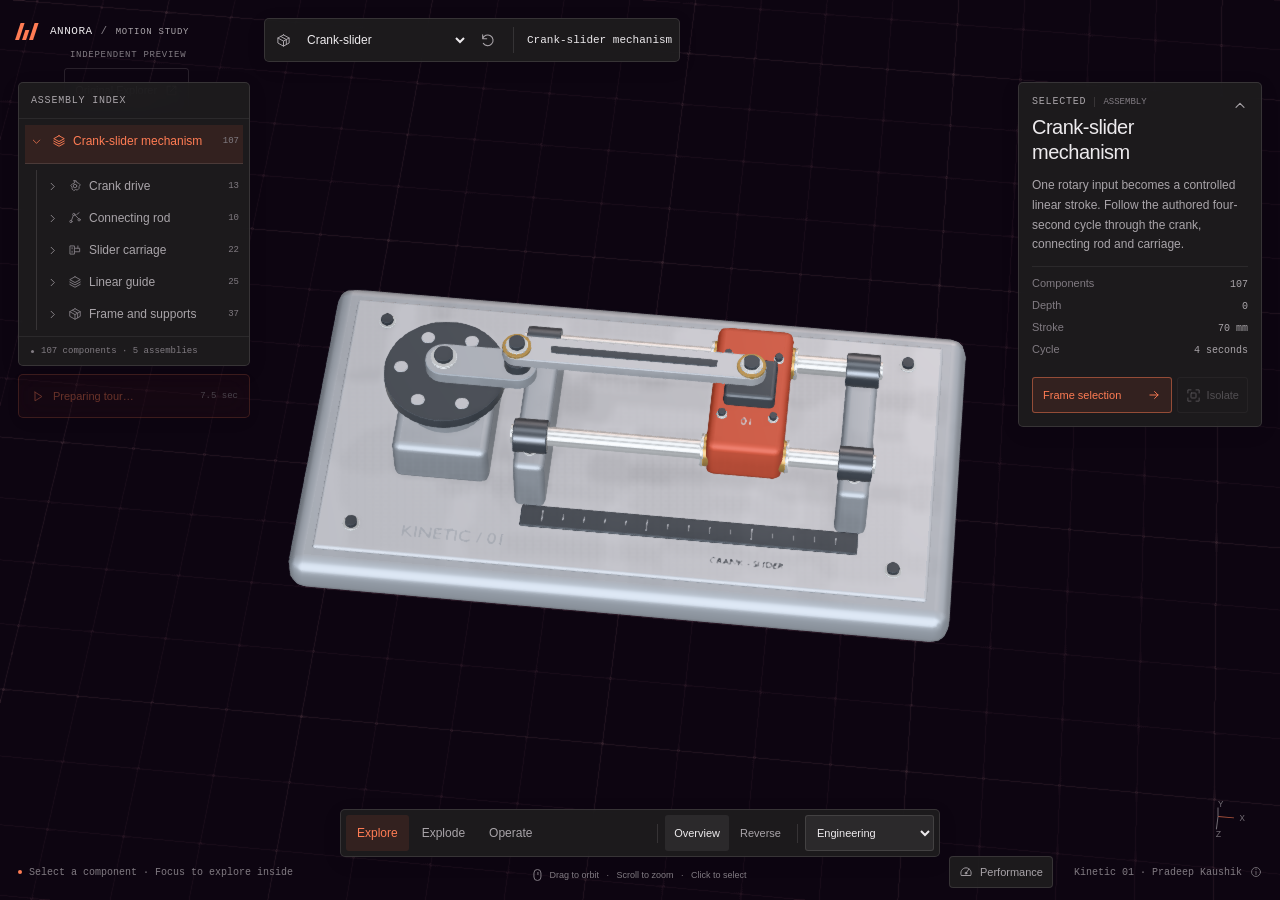
<file: index.html>
<!doctype html>
<html lang="en">
<head>
  <meta charset="utf-8">
  <meta name="viewport" content="width=device-width,initial-scale=1,viewport-fit=cover">
  <meta name="theme-color" content="#1b1719">
  <meta name="description" content="Explore prepared mechanical assemblies, their components and authored motion.">
  <title>Assembly Explorer</title>
  <script type="module" crossorigin src="./assets/explorer-Dn_kXMbn.js"></script>
  <link rel="modulepreload" crossorigin href="./assets/embed-bridge-14C4vXDl.js">
  <link rel="modulepreload" crossorigin href="./assets/three-CP5otUlE.js">
  <link rel="stylesheet" crossorigin href="./assets/explorer-Cg0vnSRG.css">
</head>
<body data-mode="explore">
  <svg class="icon-library" xmlns="http://www.w3.org/2000/svg" aria-hidden="true"><defs>
    <symbol id="i-arrow" viewBox="0 0 24 24"><path d="M5 12h14M13 6l6 6-6 6"/></symbol>
    <symbol id="i-back" viewBox="0 0 24 24"><path d="M19 12H5m6 6-6-6 6-6"/></symbol>
    <symbol id="i-chevron" viewBox="0 0 24 24"><path d="m9 5 7 7-7 7"/></symbol>
    <symbol id="i-close" viewBox="0 0 24 24"><path d="m6 6 12 12M18 6 6 18"/></symbol>
    <symbol id="i-reset" viewBox="0 0 24 24"><path d="M4 10a8 8 0 1 1 1 7M4 4v6h6"/></symbol>
    <symbol id="i-layers" viewBox="0 0 24 24"><path d="m12 3 9 5-9 5-9-5 9-5Zm-9 9 9 5 9-5M3 16l9 5 9-5"/></symbol>
    <symbol id="i-expand" viewBox="0 0 24 24"><path d="M9 3H3v6m12-6h6v6M3 15v6h6m12-6v6h-6M3 3l6 6m12-6-6 6M3 21l6-6m12 6-6-6"/></symbol>
    <symbol id="i-cube" viewBox="0 0 24 24"><path d="m12 3 9 5v8l-9 5-9-5V8l9-5Zm0 10 9-5M3 8l9 5v8M7.5 5.5l9 5v8"/></symbol>
    <symbol id="i-linework" viewBox="0 0 24 24"><path d="M3 7h18M3 12h18M3 17h18m-14-14v18M12 3v18m5-18v18"/></symbol>
    <symbol id="i-info" viewBox="0 0 24 24"><circle cx="12" cy="12" r="9"/><path d="M12 11v6m0-11v1"/></symbol>
    <symbol id="i-external" viewBox="0 0 24 24"><path d="M14 4h6v6m-1-5-9 9M10 4H4v16h16v-6"/></symbol>
    <symbol id="i-appearance" viewBox="0 0 24 24"><circle cx="12" cy="12" r="8"/><path d="M12 4v16M12 4a8 8 0 0 1 0 16" fill="currentColor" stroke="none"/></symbol>
    <symbol id="i-performance" viewBox="0 0 24 24"><path d="M4 18a9 9 0 1 1 16 0M12 14l5-7M5 18h14"/><circle cx="12" cy="14" r="1.5"/></symbol>
    <symbol id="i-download" viewBox="0 0 24 24"><path d="M12 3v12m-5-5 5 5 5-5M4 16v5h16v-5"/></symbol>
    <symbol id="i-play" viewBox="0 0 24 24"><path d="m8 5 11 7-11 7V5Z"/></symbol>
    <symbol id="i-pause" viewBox="0 0 24 24"><path d="M8 5v14M16 5v14"/></symbol>
    <symbol id="i-isolate" viewBox="0 0 24 24"><path d="M8 3H3v5m13-5h5v5M3 16v5h5m13-5v5h-5"/><rect x="8" y="8" width="8" height="8" rx="1"/></symbol>
    <symbol id="i-focus" viewBox="0 0 24 24"><path d="M8 3H3v5m13-5h5v5M3 16v5h5m13-5v5h-5M8 12h8m-4-4v8"/></symbol>
    <symbol id="i-collapse" viewBox="0 0 24 24"><path d="m6 14 6-6 6 6"/></symbol>
    <symbol id="i-window" viewBox="0 0 24 24"><rect x="4" y="3" width="16" height="18" rx="2"/><circle cx="12" cy="12" r="5"/></symbol>
    <symbol id="i-handle" viewBox="0 0 24 24"><circle cx="7" cy="17" r="3"/><path d="m9 15 8-9m-2-2 5 5M5 20l-1 1"/></symbol>
    <symbol id="i-gear" viewBox="0 0 24 24"><path d="m10 3 4 0 1 3 3 1 3 3-2 3 0 3-3 3-3-1-3 2-3-3 0-3-2-3 3-3 3-1 1-3Z"/><circle cx="12" cy="12" r="3"/></symbol>
    <symbol id="i-linkages" viewBox="0 0 24 24"><circle cx="5" cy="18" r="2"/><circle cx="10" cy="6" r="2"/><circle cx="19" cy="15" r="2"/><path d="m6 16 3-8m3-1 6 6m-3-7 4-3"/></symbol>
    <symbol id="i-latch" viewBox="0 0 24 24"><path d="M4 5h7v14H4zM11 9h9v6h-9M7 8v2m0 4v2M17 9V5"/></symbol>
  </defs></svg>

  <div class="app-shell">
    <main class="stage" id="main-content">
      <div class="viewport" id="viewport">
        <div id="scene" role="img" tabindex="0" aria-label="Interactive assembly. Drag to orbit, scroll to zoom, or choose a component from the assembly index."></div>
        <div id="loading" class="loading-overlay" role="status" aria-live="polite">
          <div class="loading-emblem" aria-hidden="true"><svg><use href="#i-cube"/></svg></div>
          <span class="eyebrow">Preparing your view</span>
          <p id="loading-label">Loading assembly…</p>
          <div class="loading-track"><div id="loading-progress"></div></div>
        </div>
        <div id="hover-label" class="hover-label" hidden></div>
        <div id="tour-annotations" class="tour-annotations" aria-hidden="true"></div>
        <span class="axis-marker" aria-hidden="true"><i data-axis="x"></i><i data-axis="y"></i><i data-axis="z"></i><b data-axis="x">X</b><b data-axis="y">Y</b><b data-axis="z">Z</b></span>
      </div>
    </main>

    <div class="app-ui">
    <header class="app-header">
      <a class="lab-brand" href="./" aria-label="Explorer Lab home">
        <span class="brand-mark" aria-hidden="true"><i></i><i></i><i></i></span>
        <span><span id="brand-name">ANNORA</span><span class="brand-divider">/</span><span id="brand-product" class="brand-product">EXPLORER</span></span>
      </a>
      <span class="header-subject">INDEPENDENT PREVIEW</span>
      <a class="original-explorer" href="https://kyle-annora.github.io/annora-explorer/" target="_blank" rel="noopener">Original Explorer <svg aria-hidden="true"><use href="#i-external"/></svg></a>
    </header>

    <div class="stage-heading floating-panel">
      <nav class="study-views" aria-label="Motion study views">
        <button type="button" data-study-chapter="0" aria-pressed="true"><span>01</span> Motion</button>
        <button type="button" data-study-chapter="1" aria-pressed="false"><span>02</span> Inside</button>
        <button type="button" data-study-chapter="2" aria-pressed="false"><span>03</span> Restore</button>
      </nav>
      <div class="model-context">
        <button class="icon-button mobile-only" id="toggle-tree" type="button" aria-label="Open assembly index" aria-expanded="false" aria-controls="assembly-panel"><svg><use href="#i-layers"/></svg><span class="assembly-toggle-label">Assembly</span></button>
        <label class="model-select-label" for="model-select"><svg aria-hidden="true"><use href="#i-cube"/></svg><span class="sr-only">Choose assembly</span></label>
        <select id="model-select" aria-label="Choose assembly"><option>Loading assembly…</option></select>
        <button class="icon-button reset-view" id="reset-view" type="button" aria-label="Reset camera view" title="Reset view"><svg><use href="#i-reset"/></svg></button>
      </div>
      <nav class="breadcrumbs" id="breadcrumbs" aria-label="Inspected assembly path"><span>Crew hatch</span></nav>
    </div>

    <div class="appearance-control">
      <button class="appearance-trigger floating-panel" id="theme-trigger" type="button" aria-expanded="false" aria-controls="theme-panel"><svg><use href="#i-appearance"/></svg><span id="theme-label">Appearance</span><svg class="appearance-chevron"><use href="#i-chevron"/></svg></button>
      <section class="theme-panel floating-panel" id="theme-panel" role="dialog" aria-label="Appearance settings" hidden>
        <div class="theme-heading"><h2 class="eyebrow">Accent color</h2><button class="icon-button" id="theme-close" type="button" aria-label="Close appearance settings"><svg><use href="#i-close"/></svg></button></div>
        <div id="theme-options" class="theme-options"></div>
        <label class="custom-accent-row" for="custom-accent"><span>Custom color</span><input id="custom-accent" type="color" value="#ff6840" aria-label="Choose a custom accent color"></label>
      </section>
    </div>

      <div class="assembly-region">
      <aside class="assembly-panel floating-panel" id="assembly-panel" aria-label="Assembly navigation">
        <div class="panel-heading"><span class="eyebrow">Assembly index</span><button class="icon-button mobile-only" id="close-tree" type="button" aria-label="Close assembly index"><svg><use href="#i-close"/></svg></button></div>
        <nav id="component-tree" aria-label="Components"></nav>
        <div class="index-footer"><span class="status-dot"></span><span id="model-count">Preparing assembly</span></div>
      </aside>
      <button id="tour-start" class="tour-entry floating-panel" type="button" disabled><svg aria-hidden="true"><use href="#i-play"/></svg><span>Start guided tour</span><span id="tour-duration" class="tour-duration">60 sec</span></button>
      </div>

      <section id="tour-panel" class="tour-panel floating-panel" aria-label="Guided assembly tour" hidden>
        <div class="tour-heading">
          <button id="tour-chapters-toggle" class="tour-chapters-toggle" type="button" aria-label="Choose tour chapter" aria-expanded="false" aria-controls="tour-chapters"><span id="tour-count">01 / 06</span><svg aria-hidden="true"><use href="#i-chevron"/></svg></button>
          <h2 id="tour-title">See how it works.</h2>
          <button id="tour-exit" class="icon-button" type="button" title="Return to explorer" aria-label="Return to explorer"><svg aria-hidden="true"><use href="#i-close"/></svg></button>
        </div>
        <p id="tour-caption" class="tour-caption" aria-live="polite" aria-atomic="true">Follow the assembly from its complete form to its moving parts.</p>
        <div class="causal-chain" aria-label="Crank drives connecting rod, connecting rod moves slider"><span>CRANK</span><i aria-hidden="true">→</i><span>CONNECTING ROD</span><i aria-hidden="true">→</i><span>SLIDER</span></div>
        <p id="tour-status" class="tour-status" role="status">Drag the model to pause and explore.</p>
        <nav id="tour-chapters" class="tour-chapters floating-panel" aria-label="Tour chapters" hidden></nav>
        <div class="tour-transport">
          <div class="tour-playback">
            <button id="tour-prev" class="icon-button" type="button" title="Previous chapter" aria-label="Previous chapter"><svg aria-hidden="true"><use href="#i-back"/></svg></button>
            <button id="tour-play" class="play-button" type="button" aria-label="Pause guided tour"><svg aria-hidden="true"><use href="#i-pause"/></svg><span>Pause</span></button>
            <button id="tour-next" class="icon-button" type="button" title="Next chapter" aria-label="Next chapter"><svg aria-hidden="true"><use href="#i-arrow"/></svg></button>
          </div>
          <div class="tour-timeline"><label class="sr-only" for="tour-progress">Guided tour progress</label><input id="tour-progress" type="range" min="0" max="100" step="0.1" value="0"><output id="tour-time" for="tour-progress">0:00 / 1:00</output></div>
          <div class="tour-completion">
            <button id="tour-replay" class="tour-replay" type="button" hidden><svg aria-hidden="true"><use href="#i-reset"/></svg><span>Replay</span></button>
            <button id="tour-explore" class="accent-button" type="button" hidden><span>Explore this assembly</span><svg aria-hidden="true"><use href="#i-arrow"/></svg></button>
          </div>
        </div>
      </section>

      <section class="stage-tools floating-panel" aria-label="Viewing and operation controls">
        <div class="dock-toolbar">
          <div class="display-modes" role="group" aria-label="Display mode">
            <button id="mode-explore" type="button" aria-pressed="true">Explore</button>
            <button id="mode-explode" type="button" aria-pressed="false">Explode</button>
            <button id="mode-operate" type="button" aria-pressed="false" disabled aria-describedby="operation-availability">Operate</button>
          </div>
          <span class="tool-divider" aria-hidden="true"></span>
          <div class="view-controls" role="group" aria-label="Camera views">
            <button type="button" id="view-front" aria-pressed="true">Interior</button>
            <button type="button" id="view-rear" aria-pressed="false">Exterior</button>
          </div>
          <span class="tool-divider orientation-divider" aria-hidden="true"></span>
          <label class="sr-only" for="render-mode">Rendering style</label>
          <select class="render-mode" id="render-mode" aria-label="Rendering style"><option value="engineering">Engineering</option><option value="linework">Linework</option><option value="flat" id="render-flat">Flat Ember</option></select>
        </div>
        <p id="operation-availability" class="operation-availability">This package contains a structural model without operating motion.</p>
        <div class="explosion-control" id="explode-controls" hidden>
          <button type="button" class="tool-button" id="explode-toggle" aria-pressed="false"><svg><use href="#i-expand"/></svg><span>Separate</span></button>
          <div class="explosion-range"><label class="sr-only" for="explode-range">Assembly separation</label><input type="range" id="explode-range" min="0" max="100" step="1" value="0"><output id="explode-value" for="explode-range">0%</output></div>
        </div>
        <div class="operation-controls" id="operation-controls" hidden>
          <div class="operation-heading"><span id="operation-stage">Ready to operate</span><label class="follow-view" for="operation-follow"><input id="operation-follow" type="checkbox"><span>Follow view</span></label></div>
          <div class="operation-transport">
            <button id="operation-play" type="button" class="play-button" aria-label="Play operation" aria-pressed="false"><svg><use href="#i-play"/></svg><span>Play</span></button>
            <button id="operation-reset" type="button" class="icon-button" aria-label="Reset operation" title="Reset operation"><svg><use href="#i-reset"/></svg></button>
            <div class="operation-timeline"><label class="sr-only" for="operation-range">Operating cycle</label><input id="operation-range" type="range" min="0" max="100" step="0.1" value="0"><output id="operation-progress" for="operation-range">0%</output></div>
            <label class="sr-only" for="operation-speed">Playback speed</label><select id="operation-speed" aria-label="Playback speed"><option value="0.25">0.25×</option><option value="0.5">0.5×</option><option value="1" selected>1×</option></select>
          </div>
        </div>
      </section>

      <aside class="detail-panel floating-panel" aria-label="Selected component details">
        <div class="detail-heading"><div class="detail-topline"><span class="eyebrow">Selected</span><span class="selection-badge" id="selection-badge">ASSEMBLY</span></div><h1 id="selection-title">Assembly</h1><button class="icon-button detail-toggle" id="toggle-details" type="button" aria-expanded="true" aria-controls="detail-body" aria-label="Collapse component details" title="Collapse details"><svg><use href="#i-collapse"/></svg></button></div>
        <div class="detail-body" id="detail-body">
          <p class="selection-description" id="selection-description">Select a part to inspect it. Focus an assembly to explore what is inside.</p>
          <p class="selection-context" id="selection-context" hidden></p>
          <dl class="selection-meta" id="selection-meta"></dl>
          <div class="detail-actions"><button class="accent-button" type="button" id="focus-selection"><span>Focus assembly</span><svg><use href="#i-arrow"/></svg></button><button class="isolate-button" type="button" id="isolate-selection" aria-pressed="false"><svg><use href="#i-isolate"/></svg><span>Isolate</span></button></div>
        </div>
      </aside>

    <section id="perf-panel" class="performance-panel floating-panel" role="dialog" aria-label="Performance check" hidden>
      <div class="panel-heading"><h2 class="eyebrow">Performance check</h2><button id="perf-close" class="icon-button" type="button" aria-label="Close performance check"><svg><use href="#i-close"/></svg></button></div>
      <div class="performance-body">
        <label class="quality-label" for="perf-quality"><span>Render quality</span><select id="perf-quality"><option value="balanced" selected>Balanced</option><option value="performance">Performance</option><option value="quality">Quality</option></select></label>
        <p class="benchmark-description">A repeatable orbit, separation and reassembly check on this device.</p>
        <button id="perf-run" class="accent-button benchmark-action" type="button" disabled><svg><use href="#i-performance"/></svg><span>Run 12-second check</span></button>
        <button id="perf-cancel" class="secondary-button" type="button" hidden>Cancel check</button>
        <p id="perf-status" class="benchmark-status" role="status" aria-live="polite">Ready when the model has loaded.</p>
        <div id="perf-results" class="benchmark-results"></div>
        <button id="perf-download" class="secondary-button" type="button" disabled><svg><use href="#i-download"/></svg><span>Download results</span></button>
        <p class="performance-note">Measured locally. No data is uploaded.</p>
      </div>
    </section>

    <div class="viewport-hint"><span class="mouse-symbol" aria-hidden="true"></span><span>Drag to orbit <b>·</b> Scroll to zoom <b>·</b> Click to select</span></div>
    <footer class="app-footer">
      <div class="footer-status"><span class="status-dot"></span><span id="status-message" role="status" aria-live="polite">Preparing model</span></div>
      <div class="footer-utilities">
        <button id="perf-toggle" class="performance-toggle" type="button" aria-expanded="false" aria-controls="perf-panel" aria-label="Performance check" title="Performance check"><svg><use href="#i-performance"/></svg><span>Performance</span></button>
        <button type="button" class="source-button" id="open-sources" aria-label="Model source and material information"><span>Smithsonian · Project Egress</span><svg><use href="#i-info"/></svg></button>
      </div>
    </footer>
    <div class="tree-backdrop" id="tree-backdrop" hidden></div>
    </div>
  </div>
  <dialog id="source-dialog" class="source-dialog" aria-labelledby="source-title"><div class="source-header"><span class="eyebrow">Model provenance</span><button type="button" class="icon-button" id="close-sources" aria-label="Close model information"><svg><use href="#i-close"/></svg></button></div><h2 id="source-title">Prepared assembly</h2><p>Source information is supplied by the model package.</p><p class="source-note">Inspect the package's provenance and permitted use.</p><a target="_blank" rel="noopener noreferrer" hidden>View model source<svg><use href="#i-external"/></svg></a></dialog>
</body>
</html>
</file>
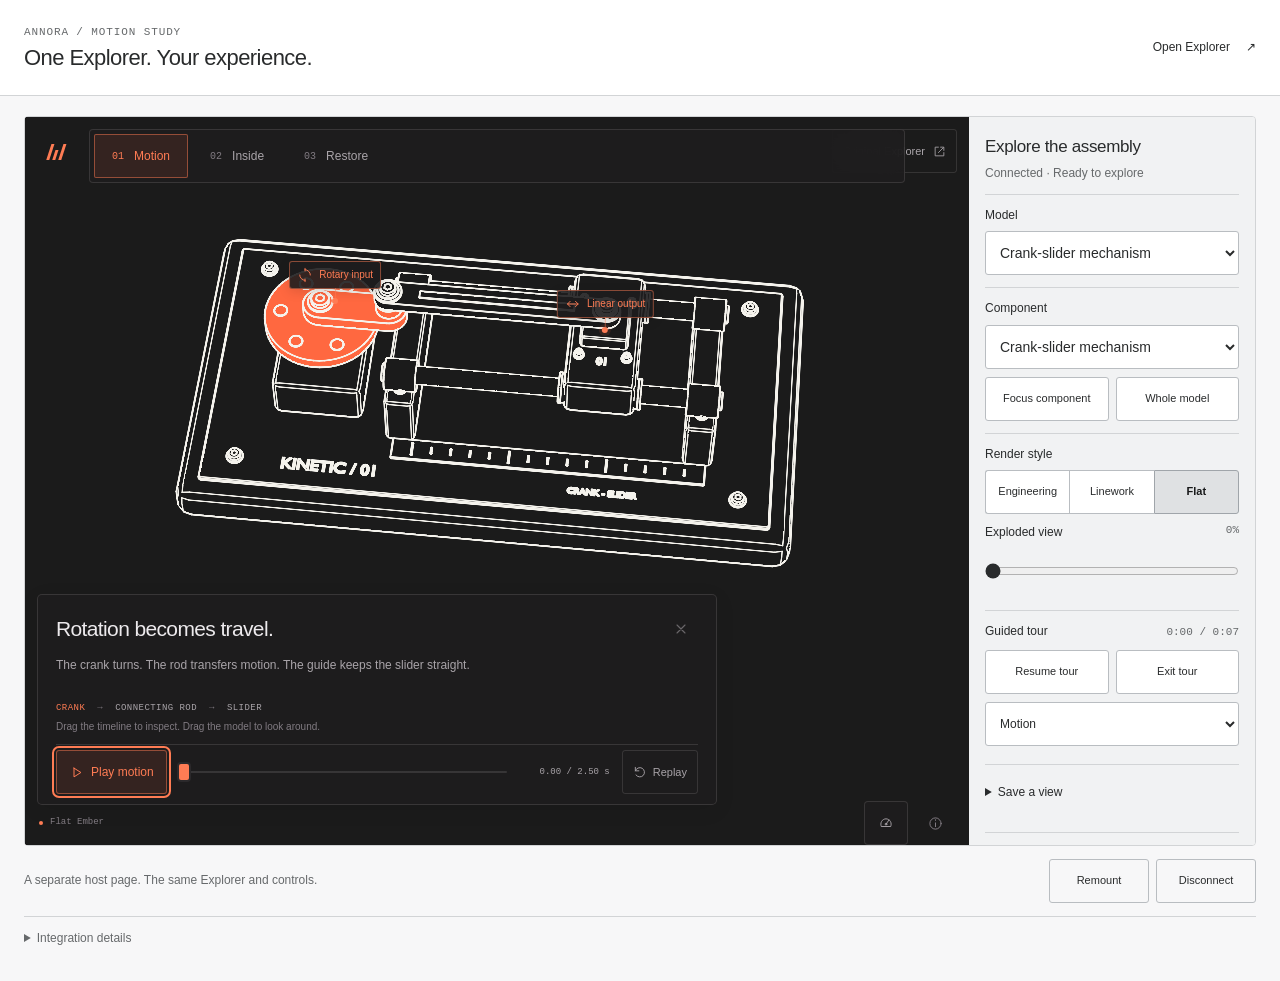
<file: examples/embed/index.html>
<!doctype html>
<html lang="en">
<head>
  <meta charset="UTF-8"><meta name="viewport" content="width=device-width,initial-scale=1">
  <title>Explorer Kit · Independent host</title>
  <meta name="description" content="An independent page using the Explorer's public control interface.">
  <script type="module" crossorigin src="../../assets/embed-C-IUziKq.js"></script>
  <link rel="modulepreload" crossorigin href="../../assets/embed-bridge-14C4vXDl.js">
  <link rel="stylesheet" crossorigin href="../../assets/embed-CH2f62VN.css">
</head>
<body>
  <header class="page-header">
    <div><p class="eyebrow" id="host-brand">ASSEMBLY EXPLORER</p><h1>One Explorer. Your experience.</h1></div>
    <a id="open-explorer" target="_blank" rel="noopener" href="../../">Open Explorer <span aria-hidden="true">↗</span></a>
  </header>
  <main>
    <div class="workspace">
      <section class="viewer" aria-label="Interactive model">
        <div id="viewer-mount"></div>
        <div id="viewer-empty" hidden><p>Explorer disconnected.</p><button type="button" id="empty-remount">Connect Explorer</button></div>
      </section>
      <aside class="controls" aria-label="Explorer controls">
        <div class="control-heading"><h2>Explore the assembly</h2><p id="connection-status" role="status">Connecting…</p></div>
        <label for="model">Model</label>
        <select id="model"><option>Loading project models…</option></select>
        <fieldset id="model-controls" disabled>
          <div class="control-section">
            <label for="component">Component</label><select id="component"><option>Loading components…</option></select>
            <div class="button-pair"><button type="button" id="focus-component">Focus component</button><button type="button" id="root-component">Whole model</button></div>
          </div>
          <div class="control-section">
            <span class="field-label" id="render-label">Render style</span>
            <div class="segmented" role="group" aria-labelledby="render-label"><button type="button" data-render="engineering" aria-pressed="true">Engineering</button><button type="button" data-render="linework" aria-pressed="false">Linework</button><button type="button" data-render="flat" aria-pressed="false">Flat</button></div>
            <label class="range-label" for="explosion">Exploded view <output id="explosion-value">0%</output></label>
            <input id="explosion" aria-label="Exploded view" type="range" min="0" max="100" step="1" value="0">
          </div>
          <div class="control-section" id="tour-section">
            <div class="section-topline"><h3>Guided tour</h3><span id="tour-time">0:00</span></div>
            <button type="button" id="tour-start" class="primary">Start the tour <span aria-hidden="true">→</span></button>
            <div class="button-pair" id="tour-playback" hidden><button type="button" id="tour-toggle">Pause tour</button><button type="button" id="tour-exit">Exit tour</button></div>
            <label for="chapter" class="sr-only">Tour chapter</label><select id="chapter"><option value="">Choose a chapter</option></select>
          </div>
          <details class="saved-view"><summary>Save a view</summary><p>Keep a settled view, then return to it.</p><div class="button-pair"><button type="button" id="capture-view">Capture view</button><button type="button" id="restore-view" disabled>Restore view</button></div><label for="bookmark" class="sr-only">View bookmark JSON</label><textarea id="bookmark" rows="4" spellcheck="false" placeholder="Your view bookmark appears here."></textarea></details>
        </fieldset>
        <div class="current-view"><p class="eyebrow">CURRENT VIEW</p><p id="actual-state">Waiting for the Explorer.</p></div>
        <p id="action-message" role="status" aria-live="polite"></p>
      </aside>
    </div>
    <footer class="integration-footer"><p>A separate host page. The same Explorer and controls.</p><div class="button-pair"><button type="button" id="remount">Remount</button><button type="button" id="destroy">Disconnect</button></div></footer>
    <details class="integration-details"><summary>Integration details</summary><p id="transport-details"></p><p>No backend or account is involved. Commands and state cross the iframe boundary through the public API.</p><ol id="event-log" aria-label="Recent integration events"></ol></details>
  </main>
</body>
</html>
</file>
<file: assets/explorer-Cg0vnSRG.css>
@charset "UTF-8";:root{color-scheme:dark;--canvas: #1b1719;--panel: rgba(31,29,31,.9);--surface: #2b292b;--surface-hover: rgba(255,255,255,.065);--edge: rgba(226,221,224,.13);--edge-soft: rgba(226,221,224,.075);--ink: #edeaed;--muted: #a9a4a9;--faint: #817b82;--accent: #ff6840;--accent-rgb: 255,104,64;--accent-light: #ff926f;--accent-wash: rgba(255,99,59,.09);--accent-border: rgba(255,99,59,.4);--accent-strong: rgba(255,99,59,.18);--mono: "SFMono-Regular",Consolas,"Liberation Mono",monospace;--sans: Inter,"Helvetica Neue",Arial,sans-serif;--ui-edge: 18px;--ui-top: 82px;--left-panel-width: 232px;--right-panel-width: 244px}*{box-sizing:border-box}html,body{margin:0;width:100%;height:100%;overflow:hidden;background:var(--canvas);color:var(--ink);font:14px var(--sans);-webkit-font-smoothing:antialiased}button,input,select,a{-webkit-tap-highlight-color:transparent;touch-action:manipulation}button{border:0;background:none;color:inherit;font:inherit;cursor:pointer}button:disabled{opacity:.38;cursor:not-allowed}button,a,input,select{transition:background-color .14s,border-color .14s,color .14s}button:focus-visible,a:focus-visible,input:focus-visible,select:focus-visible,#scene:focus-visible{outline:2px solid var(--accent);outline-offset:2px}button:focus:not(:focus-visible){outline:none}button svg,a svg,label svg{width:18px;height:18px;fill:none;stroke:currentColor;stroke-width:1.6;stroke-linecap:round;stroke-linejoin:round;flex-shrink:0}a{color:inherit;text-decoration:none}[hidden]{display:none!important}.icon-library{position:absolute;width:0;height:0;overflow:hidden}.sr-only{position:absolute;width:1px;height:1px;padding:0;margin:-1px;overflow:hidden;clip:rect(0,0,0,0);white-space:nowrap;border:0}.mobile-only{display:none!important}.eyebrow{margin:0;color:var(--muted);font:10px/1.5 var(--mono);letter-spacing:.08em;text-transform:uppercase}.status-dot{width:4px;height:4px;display:inline-block;flex-shrink:0;border-radius:50%;background:var(--accent)}.app-shell,.stage,.viewport,#scene,.app-ui{position:fixed;inset:0;width:100%;height:100svh}.stage,.viewport{overflow:hidden}#scene{outline-offset:-4px!important}#scene canvas{display:block;width:100%;height:100%;touch-action:none}.app-ui{z-index:10;pointer-events:none}.floating-panel{pointer-events:auto;border:1px solid var(--edge);border-radius:5px;background:var(--panel);backdrop-filter:blur(12px);-webkit-backdrop-filter:blur(12px);box-shadow:0 5px 20px #00000014}.icon-button{display:inline-flex;align-items:center;justify-content:center;width:34px;min-width:34px;height:34px;padding:0;border:1px solid transparent;border-radius:3px;color:var(--muted)}.icon-button svg{width:16px;height:16px}.app-header{position:absolute;left:var(--ui-edge);top:20px;display:flex;flex-direction:column;gap:8px}.lab-brand{display:inline-flex;align-items:center;gap:10px;width:fit-content;min-height:22px;pointer-events:auto;font:11px var(--mono);letter-spacing:.045em;white-space:nowrap}.brand-mark{display:flex;align-items:center;width:22px;height:20px;gap:3px;transform:skew(-18deg)}.brand-mark i{display:block;width:4px;height:17px;background:var(--accent)}.brand-mark i:nth-child(2){height:10px;align-self:end;margin-bottom:1px}.brand-divider{padding:0 8px;color:var(--faint)}.brand-product{color:var(--muted);font-size:9px;letter-spacing:.08em}.header-subject{padding-left:32px;color:var(--faint);font:9px var(--mono);letter-spacing:.08em}.stage-heading{position:absolute;top:18px;left:calc(var(--ui-edge) + var(--left-panel-width) + 14px);right:auto;width:max-content;display:flex;align-items:center;min-height:44px;max-width:calc(100vw - var(--left-panel-width) - var(--ui-edge) - var(--ui-edge) - 170px);padding:4px}.model-context{display:flex;align-items:center;flex:0 0 auto;min-width:0}.model-select-label{display:flex;align-items:center;justify-content:center;width:29px;color:var(--muted)}.model-select-label svg{width:15px;height:15px}#model-select{appearance:auto;width:170px;max-width:100%;height:34px;border:0;border-radius:3px;padding:0 5px;color:var(--ink);background:transparent;font:12px var(--sans);cursor:pointer}#model-select option{color:var(--ink);background:var(--surface)}.reset-view{margin-left:3px}.breadcrumbs{display:flex;align-items:center;flex:1;gap:5px;min-width:0;margin-left:8px;padding-left:10px;border-left:1px solid var(--edge);white-space:nowrap;overflow:auto;scrollbar-width:none;color:var(--muted);font:11px var(--mono)}.breadcrumbs::-webkit-scrollbar{display:none}.breadcrumbs button,.breadcrumbs a{min-height:32px;padding:6px 4px;border-radius:3px;color:var(--muted);font:inherit;white-space:nowrap}.breadcrumbs [aria-current=page]{color:var(--ink);padding:7px 3px}.breadcrumbs .separator{color:var(--faint);font-size:9px}.appearance-control{position:absolute;top:18px;right:var(--ui-edge);z-index:12;pointer-events:none}.appearance-trigger{display:flex;align-items:center;gap:9px;min-height:44px;padding:0 12px;color:var(--muted);font-size:12px}.appearance-trigger:hover,.appearance-trigger[aria-expanded=true]{color:var(--ink);background:var(--surface)}.appearance-trigger>svg:first-child{width:15px;height:15px}.appearance-trigger .appearance-chevron{width:12px;height:12px;margin-left:3px;transform:rotate(90deg)}.appearance-trigger[aria-expanded=true] .appearance-chevron{transform:rotate(-90deg)}.theme-panel{position:absolute;right:0;top:54px;width:310px;max-height:calc(100svh - 100px);overflow:auto;padding:7px}.theme-heading{display:flex;align-items:center;justify-content:space-between;padding:0 1px 5px 9px}.theme-options{display:grid;grid-template-columns:minmax(0,1fr) minmax(0,1fr);gap:3px}.theme-option{display:flex;align-items:center;gap:8px;width:100%;min-width:0;min-height:44px;padding:8px 10px;text-align:left;border:1px solid transparent;border-radius:4px}.theme-option:hover{background:var(--surface-hover)}.theme-option.is-selected{background:var(--accent-wash);border-color:var(--accent-border)}.theme-swatch{width:15px;height:15px;border-radius:4px;border:1px solid rgba(255,255,255,.15);flex-shrink:0}.theme-option-copy{display:flex;flex-direction:column;gap:4px;flex:1;min-width:0}.theme-option-copy strong{font-size:12px;font-weight:500}.theme-option-copy small,.theme-check{display:none}.theme-option:not(.is-selected) .theme-check{opacity:0}.custom-accent-row{display:flex;align-items:center;justify-content:space-between;min-height:56px;margin:7px 3px 0;padding:5px 8px 0;border-top:1px solid var(--edge);color:var(--muted);font-size:12px}#custom-accent{width:44px;height:36px;padding:4px;border:1px solid var(--edge);border-radius:4px;background:var(--surface);cursor:pointer}#custom-accent::-webkit-color-swatch-wrapper{padding:2px}#custom-accent::-webkit-color-swatch{border:0;border-radius:2px}#custom-accent::-moz-color-swatch{border:0;border-radius:2px}.assembly-region{position:absolute;left:var(--ui-edge);top:var(--ui-top);width:var(--left-panel-width)}.assembly-panel{position:relative;width:100%;max-height:calc(100svh - 237px);display:flex;flex-direction:column;overflow:hidden}.panel-heading{display:flex;align-items:center;justify-content:space-between;min-height:36px;padding:0 12px;border-bottom:1px solid var(--edge-soft)}#component-tree{overflow:auto;min-height:0;padding:6px;scrollbar-width:thin;scrollbar-color:var(--edge) transparent}.tree-row{position:relative;display:flex;align-items:stretch;min-width:0;border-radius:3px;color:var(--muted)}.tree-row.is-selected,.tree-row:has(.tree-select[aria-current=true]){background:var(--accent-wash);color:var(--accent-light)}.tree-root{margin-bottom:6px;padding-bottom:6px;border-bottom:1px solid var(--edge);border-radius:0}.tree-row[data-in-scope=true] .tree-label{color:var(--ink)}.tree-row.is-selected[data-in-scope=true] .tree-label{color:var(--accent-light)}#component-tree button{position:relative;display:flex;align-items:center;min-width:0;min-height:32px;border-radius:3px;color:inherit;text-align:left;font-size:12px;line-height:1.5}#component-tree .tree-toggle,.tree-toggle-spacer{width:23px;flex:0 0 23px;padding:0;justify-content:center}#component-tree .tree-toggle svg{width:11px;height:11px;transition:transform .15s}#component-tree .tree-toggle[aria-expanded=true] svg{transform:rotate(90deg)}#component-tree .tree-select{gap:7px;flex:1;padding:5px 4px}.tree-select .node-icon{width:14px;height:14px;color:var(--faint)}.tree-row.is-selected .node-icon{color:var(--accent)}.tree-label{flex:1;min-width:0;overflow-wrap:break-word}#component-tree small{margin-left:auto;color:var(--faint);font:9px var(--mono)}#component-tree .tree-enter{width:25px;flex:0 0 25px;justify-content:center;padding:0;color:var(--accent-light)}#component-tree .tree-enter svg{width:13px;height:13px}.tree-children{margin-left:11px;padding-left:4px;border-left:1px solid var(--edge)}.index-footer{display:flex;align-items:center;gap:7px;min-height:29px;padding:6px 12px;border-top:1px solid var(--edge-soft);color:var(--faint);font:9px var(--mono)}.index-footer .status-dot{width:3px;height:3px;background:var(--faint)}.detail-panel{position:absolute;top:var(--ui-top);right:var(--ui-edge);width:var(--right-panel-width);max-height:calc(100svh - 235px);display:flex;flex-direction:column;overflow:hidden}.detail-heading{position:relative;flex-shrink:0;padding:11px 40px 11px 13px}.detail-topline{display:flex;align-items:center;gap:8px}.selection-badge{color:var(--faint);font:9px var(--mono);padding-left:8px;border-left:1px solid var(--edge)}.detail-heading h1{margin:6px 0 0;color:var(--ink);font-size:20px;line-height:1.25;font-weight:400;letter-spacing:-.025em;overflow-wrap:break-word}.detail-toggle{position:absolute;top:6px;right:4px}.detail-toggle svg{transition:transform .18s}.details-collapsed .detail-toggle svg{transform:rotate(180deg)}.detail-body{overflow:auto;min-height:0;padding:0 13px 13px;scrollbar-width:thin;scrollbar-color:var(--edge) transparent}.details-collapsed .detail-body{display:none}.selection-description{margin:0;color:var(--muted);font-size:12px;line-height:1.65}.selection-context{margin:9px 0 0;color:var(--faint);font:10px/1.6 var(--mono)}.selection-meta{display:grid;grid-template-columns:minmax(0,1fr) minmax(0,1.2fr);gap:7px 10px;margin:11px 0 0;padding:10px 0;border-top:1px solid var(--edge-soft);font-size:11px}.selection-meta:empty{display:none}.selection-meta dt{color:var(--faint)}.selection-meta dd{margin:0;text-align:right;color:var(--muted);font:10px/1.5 var(--mono);overflow-wrap:anywhere}.detail-actions{display:flex;align-items:stretch;gap:5px;margin-top:9px}.accent-button{display:flex;align-items:center;justify-content:space-between;gap:9px;min-height:36px;padding:8px 10px;border:1px solid var(--accent-border);border-radius:3px;background:var(--accent-wash);color:var(--accent-light);font-size:11px;text-align:left}.accent-button svg{width:14px;height:14px}#focus-selection{flex:1;min-width:0}.isolate-button{display:flex;align-items:center;justify-content:center;gap:6px;padding:8px;border:1px solid var(--edge);border-radius:3px;color:var(--muted);font-size:11px}.isolate-button svg{width:15px;height:15px}.isolate-button[aria-pressed=true]{color:var(--accent-light);border-color:var(--accent-border);background:var(--accent-wash)}.tour-entry{display:flex;align-items:center;gap:8px;width:100%;min-height:44px;margin-top:8px;padding:9px 11px;text-align:left;border-color:var(--accent-border);background:var(--accent-wash);color:var(--accent-light);font-size:11px}.tour-entry>svg{width:15px;height:15px}.tour-duration{margin-left:auto;color:var(--muted);font:9px var(--mono);white-space:nowrap}.tour-active .tour-entry,.tour-active .stage-tools,.tour-active .detail-panel,.tour-active .viewport-hint{display:none}.tour-active:not(.tree-open) .assembly-panel{display:none}.tour-active #toggle-tree,.tour-active #close-tree{display:inline-flex!important}.assembly-toggle-label{display:none}.tour-active #toggle-tree{width:auto;min-width:44px;min-height:44px;padding:0 9px;gap:7px}#toggle-tree[aria-expanded=true]{background:var(--accent-wash);color:var(--accent-light);border-color:var(--accent-border)}.tour-active .stage-heading{padding-top:0;padding-bottom:0}.tour-active .assembly-toggle-label{display:inline;font-size:11px}.tour-active .assembly-panel .panel-heading{min-height:44px;padding-right:4px}.tour-active .assembly-region{z-index:15}.tour-panel{position:absolute;left:50%;bottom:43px;transform:translate(-50%);width:680px;max-width:calc(100vw - 36px);padding:7px 12px 9px}.tour-heading{display:flex;align-items:center;gap:10px;min-height:44px}.tour-heading h2{flex:1;min-width:0;margin:0;color:var(--ink);font-size:17px;font-weight:400;line-height:1.25;letter-spacing:-.025em}.tour-heading>.icon-button{width:44px;min-width:44px;height:44px;margin:0 -5px 0 0}.tour-chapters-toggle{display:flex;align-items:center;justify-content:center;flex-shrink:0;gap:6px;min-height:44px;padding:0 7px;border:1px solid transparent;border-radius:3px;color:var(--accent-light);font:10px var(--mono);white-space:nowrap}.tour-chapters-toggle svg{width:11px;height:11px;transform:rotate(90deg)}.tour-chapters-toggle[aria-expanded=true]{background:var(--accent-wash);border-color:var(--accent-border)}.tour-chapters-toggle[aria-expanded=true] svg{transform:rotate(-90deg)}.tour-caption{margin:0;min-height:18px;color:var(--muted);font-size:12px;line-height:18px}.tour-status{position:absolute;left:50%;bottom:calc(100% + 8px);transform:translate(-50%);width:max-content;max-width:calc(100vw - 32px);margin:0;padding:7px 10px;border:1px solid var(--edge);border-radius:3px;background:var(--panel);color:var(--muted);font:10px/1.5 var(--mono);text-align:center;pointer-events:none}.tour-status:empty{display:none}.tour-chapters{position:absolute;left:0;bottom:calc(100% + 8px);width:278px;max-width:100%;max-height:min(320px,calc(100svh - 250px));overflow:auto;padding:5px;z-index:2;background:#1f1d1ffa;scrollbar-width:thin;scrollbar-color:var(--edge) transparent}.tour-chapters button{display:flex;align-items:center;gap:10px;width:100%;min-height:44px;padding:8px 11px;border:1px solid transparent;border-radius:3px;color:var(--muted);font-size:12px;text-align:left}.tour-chapters .chapter-number{color:var(--faint);font:10px var(--mono)}.tour-chapters button[aria-current=step]{border-color:var(--accent-border);color:var(--accent-light);background:var(--accent-wash)}.tour-chapters button[aria-current=step] .chapter-number{color:var(--accent-light)}.tour-panel:has(.tour-chapters:not([hidden])) .tour-status{visibility:hidden}.tour-transport{display:flex;align-items:center;gap:16px;margin-top:2px;min-height:44px}.tour-playback{display:flex;align-items:center;flex-shrink:0;gap:2px}.tour-playback .icon-button{width:44px;min-width:44px;height:44px}.tour-playback .play-button{min-width:86px;min-height:44px;padding:0 13px}.tour-timeline{display:flex;align-items:center;flex:1;min-width:0;gap:11px}#tour-progress{height:44px}#tour-progress::-webkit-slider-runnable-track{background:linear-gradient(to right,var(--accent) 0 var(--tour-progress,0%),var(--edge) var(--tour-progress,0%) 100%)}#tour-progress::-moz-range-track{background:var(--edge)}#tour-progress::-moz-range-progress{height:2px;background:var(--accent)}#tour-time{color:var(--muted);font:10px var(--mono);white-space:nowrap}.tour-completion{display:flex;align-items:center;gap:8px}.tour-completion:not(:has(button:not([hidden]))){display:none}.tour-replay{display:inline-flex;align-items:center;justify-content:center;gap:6px;min-height:44px;padding:0 10px;border:1px solid transparent;border-radius:3px;color:var(--muted);font-size:11px}.tour-replay svg{width:14px;height:14px}#tour-explore{min-height:44px;white-space:nowrap}body[data-tour-status=completed] .tour-playback,body[data-tour-status=completed] .tour-timeline{display:none}body[data-tour-status=completed] .tour-transport{justify-content:flex-end}.tour-annotations{position:absolute;inset:0;overflow:hidden;z-index:4;pointer-events:none}.tour-annotation{position:absolute;display:inline-flex;align-items:center;gap:6px;max-width:180px;padding:7px 10px;border:1px solid var(--accent-border);border-radius:3px;background:var(--panel);color:var(--accent-light);font:11px/1.4 var(--sans);text-align:center;transform:translate(-50%,calc(-100% - var(--leader-length,15px)));box-shadow:0 3px 12px #0000001f}.tour-annotation svg{width:16px;height:16px;flex-shrink:0;fill:none;stroke:currentColor;stroke-width:1.4;stroke-linecap:round;stroke-linejoin:round}.tour-annotation:before{content:"";position:absolute;left:50%;top:100%;width:1px;height:calc(var(--leader-length,15px) - 5px);background:var(--accent-border)}.tour-annotation:after{content:"";position:absolute;left:calc(50% - 3px);top:calc(100% + var(--leader-length,15px) - 5px);width:6px;height:6px;border-radius:50%;background:var(--accent);box-shadow:0 0 0 3px rgba(var(--accent-rgb),.12)}@media(hover:hover){.tour-entry:not(:disabled):hover{background:var(--accent-strong);border-color:var(--accent)}.tour-chapters button:hover,.tour-replay:hover,.tour-chapters-toggle:hover{color:var(--ink);background:var(--surface-hover)}.tour-chapters button[aria-current]:hover{border-color:var(--accent);color:var(--accent-light);background:var(--accent-strong)}}.stage-tools{position:absolute;left:50%;bottom:43px;transform:translate(-50%);width:fit-content;min-width:600px;max-width:calc(100vw - 36px);padding:5px}.dock-toolbar{display:flex;align-items:center;gap:7px}.display-modes,.view-controls{display:flex;align-items:center;flex-shrink:0;gap:2px}.display-modes{flex:1}.display-modes button,.view-controls button{min-height:36px;padding:7px 11px;border-radius:3px;color:var(--muted);font-size:12px;white-space:nowrap}.display-modes button[aria-pressed=true]{color:var(--accent-light);background:var(--accent-wash)}.view-controls button{padding:7px 9px;font-size:11px}.view-controls button[aria-pressed=true]{color:var(--ink);background:#fff1}.tool-button{display:inline-flex;align-items:center;justify-content:center;gap:7px;flex-shrink:0;min-height:36px;padding:7px 9px;border:1px solid transparent;border-radius:3px;color:var(--muted);font-size:11px;white-space:nowrap}.tool-button[aria-pressed=true]{border-color:var(--accent-border);background:var(--accent-wash);color:var(--accent-light)}.render-mode{min-height:36px;width:129px;flex-shrink:0;padding:6px 7px;border:1px solid var(--edge);border-radius:3px;background:var(--surface);color:var(--ink);font:11px var(--sans);cursor:pointer}.render-mode option{background:var(--surface);color:var(--ink)}.tool-button svg{width:15px;height:15px}.tool-divider{flex-shrink:0;height:19px;width:1px;background:var(--edge)}.operation-availability{margin:0 7px;padding:6px 0 3px;border-top:1px solid var(--edge-soft);color:var(--faint);font-size:10px;line-height:1.5}.explosion-control{display:flex;align-items:center;gap:12px;min-width:0;padding:5px 7px 0 0;margin-top:5px;border-top:1px solid var(--edge)}.explosion-range,.operation-timeline{display:flex;align-items:center;gap:10px;flex:1;min-width:0}input[type=range]{appearance:none;-webkit-appearance:none;flex:1;min-width:0;width:0;height:36px;margin:0;background:transparent;cursor:pointer}input[type=range]:disabled{opacity:.35;cursor:not-allowed}input[type=range]::-webkit-slider-runnable-track{height:2px;background:var(--faint);border-radius:2px}input[type=range]::-moz-range-track{height:2px;background:var(--faint);border-radius:2px}input[type=range]::-webkit-slider-thumb{appearance:none;-webkit-appearance:none;width:8px;height:14px;margin-top:-6px;border:0;border-radius:2px;background:var(--accent);box-shadow:0 0 0 2px var(--surface)}input[type=range]::-moz-range-thumb{width:8px;height:14px;border:0;border-radius:2px;background:var(--accent);box-shadow:0 0 0 2px var(--surface)}.explosion-range output,.operation-timeline output{min-width:31px;color:var(--muted);text-align:right;font:10px var(--mono)}.operation-controls{margin-top:5px;padding:5px 5px 0;border-top:1px solid var(--edge)}.operation-heading{display:flex;align-items:center;justify-content:space-between;gap:12px;min-height:26px;padding:0 2px}#operation-stage{color:var(--muted);font:10px/1.5 var(--mono)}.follow-view{display:inline-flex;align-items:center;gap:6px;min-height:28px;color:var(--faint);font-size:10px;cursor:pointer}.follow-view input{margin:0;width:13px;height:13px;accent-color:var(--accent)}.operation-transport{display:flex;align-items:center;gap:8px}.play-button{display:inline-flex;align-items:center;justify-content:center;gap:7px;min-width:71px;min-height:36px;border:1px solid var(--accent-border);border-radius:3px;background:var(--accent-wash);color:var(--accent-light);font-size:12px}.play-button svg{width:15px;height:15px}#operation-speed{height:34px;width:65px;padding:4px;border:1px solid var(--edge);border-radius:3px;background:var(--surface);color:var(--muted);font:11px var(--mono)}.viewport-hint{position:absolute;left:50%;bottom:19px;transform:translate(-50%);display:flex;align-items:center;gap:8px;color:var(--faint);font-size:9px;white-space:nowrap}.viewport-hint b{padding:0 5px;font-weight:400}.mouse-symbol{position:relative;width:8px;height:12px;border:1px solid var(--faint);border-radius:5px}.mouse-symbol:after{content:"";position:absolute;top:2px;left:3px;height:3px;width:1px;background:var(--faint)}.axis-marker{position:absolute;right:43px;bottom:78px;width:29px;height:29px;pointer-events:none;opacity:.65}.axis-marker i{position:absolute;left:10px;top:23px;width:18px;height:1px;background:var(--muted);transform-origin:0 50%}.axis-marker i[data-axis=x]{background:var(--accent)}.axis-marker b{position:absolute;top:-5px;left:8px;color:var(--muted);font:9px var(--mono)}.app-footer{position:absolute;bottom:12px;left:var(--ui-edge);right:var(--ui-edge);display:flex;align-items:center;justify-content:space-between;gap:16px;color:var(--faint);font:10px var(--mono)}.footer-status{display:flex;align-items:center;gap:7px;max-width:24vw;line-height:1.5}.source-button{display:flex;align-items:center;gap:8px;min-height:30px;padding:7px;margin-right:-7px;pointer-events:auto;border-radius:3px;color:var(--faint);font:inherit}.source-button svg{width:12px;height:12px}@media(hover:hover){.icon-button:hover,.breadcrumbs button:hover,.breadcrumbs a:hover,#model-select:hover,.view-controls button:hover,.tool-button:hover,.isolate-button:hover,#component-tree button:hover{background:var(--surface-hover);color:var(--ink)}#component-tree .tree-row.is-selected button:hover{background:var(--accent-strong);color:var(--accent-light)}.display-modes button:not(:disabled):hover{background:var(--surface-hover);color:var(--ink)}.display-modes button[aria-pressed=true]:hover,.accent-button:not(:disabled):hover,.play-button:hover{background:var(--accent-strong);border-color:var(--accent);color:var(--accent-light)}.source-button:hover{background:var(--surface-hover);color:var(--ink)}}.loading-overlay{position:absolute;inset:0;z-index:6;display:flex;flex-direction:column;align-items:center;justify-content:center;padding:30px;background:var(--canvas);text-align:center}.loading-emblem{display:grid;place-items:center;width:56px;height:56px;margin-bottom:29px;border:1px solid var(--edge);transform:rotate(45deg)}.loading-emblem svg{width:24px;height:24px;fill:none;stroke:var(--accent);stroke-width:1;transform:rotate(-45deg)}.loading-overlay p{margin:12px 0 24px;color:var(--muted);font-size:12px}.loading-track{width:180px;height:2px;overflow:hidden;background:var(--edge)}#loading-progress{width:0;height:100%;background:var(--accent);transition:width .2s}.hover-label{position:absolute;z-index:8;max-width:230px;padding:8px 11px;border:1px solid var(--accent-border);border-radius:4px;background:var(--panel);color:var(--accent-light);font-size:12px;pointer-events:none;transform:translate(14px,14px);-webkit-backdrop-filter:blur(12px);backdrop-filter:blur(12px)}.tree-backdrop{position:fixed;inset:0;z-index:19;pointer-events:auto;background:#09080aa3;-webkit-backdrop-filter:blur(3px);backdrop-filter:blur(3px)}.source-dialog{width:calc(100% - 32px);max-width:460px;padding:25px;border:1px solid var(--edge);border-radius:6px;background:var(--surface);color:var(--ink);box-shadow:0 20px 80px #0006}.source-dialog::backdrop{background:#0c080bd1;-webkit-backdrop-filter:blur(6px);backdrop-filter:blur(6px)}.source-header{display:flex;align-items:center;justify-content:space-between;gap:15px}.source-header .icon-button{margin:-10px -10px -10px 0}.source-dialog h2{margin:28px 0 17px;font-size:27px;line-height:1.2;font-weight:400;letter-spacing:-.035em}.source-dialog p{color:var(--muted);font-size:13px;line-height:1.8}.source-dialog .source-note{margin-top:20px;padding-top:17px;border-top:1px solid var(--edge);color:var(--faint);font-size:11px}.source-dialog a{display:flex;align-items:center;justify-content:space-between;gap:12px;padding:14px 0 2px;color:var(--accent-light);font-size:12px}.source-dialog a:hover{text-decoration:underline;text-underline-offset:4px}.source-dialog a svg{width:15px;height:15px}.footer-utilities{display:flex;align-items:center;gap:14px;pointer-events:auto}.performance-toggle{display:inline-flex;align-items:center;justify-content:center;gap:7px;min-height:32px;padding:6px 9px;border:1px solid var(--edge);border-radius:4px;background:var(--panel);color:var(--muted);font:11px var(--sans);white-space:nowrap}.performance-toggle:hover,.performance-toggle[aria-expanded=true]{background:var(--surface);color:var(--ink);border-color:var(--accent-border)}.performance-toggle svg{width:14px;height:14px}.performance-panel{position:absolute;top:var(--ui-top);right:var(--ui-edge);width:310px;max-height:calc(100svh - 150px);z-index:14;display:flex;flex-direction:column;overflow:hidden;background:#1f1d1ff7}.performance-panel>.panel-heading{flex-shrink:0;min-height:44px;padding:3px 5px 3px 14px}.performance-body{padding:14px;overflow:auto;min-height:0;scrollbar-width:thin;scrollbar-color:var(--edge) transparent}.performance-open .detail-panel{visibility:hidden;pointer-events:none}.quality-label{display:flex;align-items:center;justify-content:space-between;gap:12px;color:var(--muted);font-size:12px}.quality-label select{min-height:38px;max-width:160px;padding:8px;border:1px solid var(--edge);border-radius:3px;background:var(--surface);color:var(--ink);font:12px var(--sans)}.benchmark-description{margin:14px 0;color:var(--muted);font-size:12px;line-height:1.6}.benchmark-action,.secondary-button{display:flex;align-items:center;justify-content:center;gap:8px;width:100%;min-height:40px}.secondary-button{padding:9px 12px;border:1px solid var(--edge);border-radius:4px;background:transparent;color:var(--muted);font-size:12px}.secondary-button:not(:disabled):hover{background:var(--surface-hover);color:var(--ink)}.secondary-button svg{width:15px;height:15px}#perf-cancel{margin-top:6px}.benchmark-status{margin:13px 0;min-height:18px;color:var(--muted);font:10px/1.7 var(--mono)}.benchmark-results{color:var(--muted);font-size:11px}.benchmark-results:empty{display:none}.benchmark-results dl{display:grid;grid-template-columns:minmax(0,1fr) auto;gap:9px 12px;margin:0 0 14px;padding:13px 0;border-top:1px solid var(--edge-soft);border-bottom:1px solid var(--edge-soft)}.benchmark-results dt{color:var(--faint)}.benchmark-results dd{margin:0;color:var(--ink);font:11px var(--mono);text-align:right}.benchmark-results p{margin:10px 0;font-size:11px;line-height:1.6}.benchmark-results details{margin:0 0 14px;border:1px solid var(--edge-soft);border-radius:3px}.benchmark-results summary{min-height:36px;padding:10px;cursor:pointer;color:var(--muted)}.benchmark-results summary:hover{color:var(--ink);background:var(--surface-hover)}.benchmark-results summary:focus-visible{outline:2px solid var(--accent);outline-offset:-2px}.benchmark-results pre{max-height:min(220px,28svh);overflow:auto;margin:0;padding:10px;border-top:1px solid var(--edge-soft);color:var(--muted);background:#0000001f;font:10px/1.6 var(--mono);scrollbar-width:thin;scrollbar-color:var(--edge) transparent}.performance-note{margin:11px 0 0;color:var(--faint);font-size:10px;line-height:1.6}@media(max-width:1150px)and (min-width:981px){:root{--ui-edge:14px;--left-panel-width:220px;--right-panel-width:226px}.brand-product{font-size:8px}.brand-divider{padding:0 5px}.source-button span{display:none}#model-select{width:150px}.model-select-label{display:none}.detail-actions{flex-wrap:wrap}#focus-selection{flex-basis:100%}.isolate-button{min-height:32px;flex:1}}@media(max-width:980px){:root{--ui-edge:12px;--ui-top:118px;--detail-sheet-height:clamp(200px,29svh,250px);--sheet-bottom: calc(48px + env(safe-area-inset-bottom,0px)) }.details-collapsed{--detail-sheet-height:64px}.mobile-only{display:inline-flex!important}.icon-button{width:44px;min-width:44px;height:44px}.app-header{top:12px;left:12px}.lab-brand{width:44px;height:44px;justify-content:center}.lab-brand>span:last-child,.header-subject{display:none}.brand-mark{width:20px;height:19px}.brand-mark i{width:3px;height:16px}.appearance-control{top:12px;right:12px}.appearance-trigger{width:44px;height:44px;justify-content:center;padding:0}.appearance-trigger>svg:first-child{width:18px;height:18px}.appearance-trigger #theme-label,.appearance-trigger .appearance-chevron{display:none}.theme-panel{top:53px;max-width:calc(100vw - 24px)}.theme-heading,.theme-option{min-height:44px}#custom-accent{height:44px}.stage-heading{left:64px;right:64px;top:12px;display:flex;flex-direction:column;align-items:stretch;width:auto;padding:0;max-width:none}.model-context{width:100%}.model-select-label{display:none}#model-select{flex:1;width:0;min-width:0;height:44px;padding:0 3px;font-size:12px}.reset-view{display:none}.breadcrumbs{margin:0;padding:0 7px;min-height:40px;border-left:0;border-top:1px solid var(--edge);font-size:10px}.breadcrumbs button,.breadcrumbs a{min-height:44px}.assembly-region{display:contents}.assembly-panel{position:absolute;z-index:20;top:12px;left:12px;bottom:12px;width:min(340px,calc(100vw - 24px));max-height:none;transform:translate(calc(-100% - 24px));visibility:hidden;transition:transform .2s,visibility .2s;background:#1f1d1ffa}.tree-open .app-ui{z-index:20}.tree-open .assembly-panel{transform:translate(0);visibility:visible}.panel-heading{min-height:50px;padding-right:4px}#component-tree{flex:1;padding:6px}#component-tree button{min-height:44px;font-size:13px}#component-tree .tree-toggle,.tree-toggle-spacer,#component-tree .tree-enter{width:44px;flex-basis:44px}#component-tree .tree-select{padding:8px 4px}.tree-children{margin-left:16px;padding-left:3px}.index-footer{min-height:36px}.detail-panel{top:auto;right:12px;left:12px;bottom:var(--sheet-bottom);width:auto;height:var(--detail-sheet-height);max-height:none}.detail-heading{padding:8px 54px 8px 13px}.detail-heading h1{margin-top:3px;font-size:18px;line-height:1.3}.detail-topline{min-height:15px}.detail-toggle{top:8px;right:5px}.detail-body{padding:0 13px 13px}.selection-description{font-size:12px}.selection-meta{margin-top:9px;padding:9px 0}.detail-actions{flex-wrap:nowrap}.accent-button,.isolate-button{min-height:44px;font-size:12px}.stage-tools{left:12px;right:12px;bottom:calc(var(--detail-sheet-height) + var(--sheet-bottom) + 8px);transform:none;width:auto;min-width:0;max-width:none;padding:5px}.dock-toolbar{display:grid;grid-template-columns:minmax(0,1fr) 120px;gap:3px}.dock-toolbar>.tool-divider{display:none}.display-modes{grid-column:1/-1;grid-row:1}.display-modes button{flex:1;min-height:44px;padding:8px;font-size:12px}.render-mode{grid-column:2;grid-row:2;width:120px;min-height:44px;padding:6px;font-size:12px}.view-controls{grid-column:1;grid-row:2;border-top:1px solid var(--edge-soft)}.view-controls button{flex:1;min-height:44px;font-size:12px}body[data-mode=operate] .view-controls{visibility:hidden}body[data-mode=operate] .dock-toolbar>.tool-divider{display:none}.operation-availability{font-size:10px;padding-top:5px}.explosion-control{margin-top:4px;gap:8px}.tool-button{min-height:44px;font-size:12px}input[type=range]{height:44px}input[type=range]::-webkit-slider-thumb{width:10px;height:16px;margin-top:-7px}input[type=range]::-moz-range-thumb{width:10px;height:16px}.operation-heading{min-height:38px}#operation-stage{font-size:10px}.follow-view{min-height:44px}.follow-view input{width:16px;height:16px}.operation-transport{gap:5px}.play-button{width:44px;min-width:44px;min-height:44px}.play-button span{display:none}#operation-speed{height:44px;width:62px}.operation-timeline{gap:6px}.operation-timeline output{min-width:30px;font-size:9px}.viewport-hint,.axis-marker{display:none}.app-footer{bottom:env(safe-area-inset-bottom,0px);left:14px;right:12px;height:44px;gap:8px}.footer-status{min-width:0;flex:1;font-size:9px;max-width:calc(100vw - 220px)}.footer-status>span:last-child{white-space:nowrap;overflow:hidden;text-overflow:ellipsis}.footer-utilities{gap:5px;flex-shrink:0}.source-button{width:44px;height:44px;justify-content:center;padding:0;margin:0}.source-button span{display:none}.source-button svg{width:15px;height:15px}.source-dialog{max-height:calc(100svh - 32px);overflow:auto}.performance-toggle{width:44px;min-height:44px;padding:0}.performance-toggle span{display:none}.performance-panel{top:auto;bottom:54px;right:12px;width:min(330px,calc(100vw - 24px));max-height:calc(100svh - 170px)}.performance-panel>.panel-heading{min-height:50px;padding-right:3px}.quality-label select,.benchmark-action,.secondary-button{min-height:44px}.performance-open .stage-tools{visibility:hidden;pointer-events:none}.tour-entry{position:absolute;left:12px;right:auto;bottom:env(safe-area-inset-bottom,0px);width:min(214px,calc(100vw - 124px));margin:0;min-height:44px;padding:9px 11px;background:var(--panel);font-size:11px}.tour-duration{font-size:10px}body:not(.tour-active) .footer-status{display:none}.footer-utilities{margin-left:auto}.performance-open .tour-entry{visibility:hidden;pointer-events:none}.tour-active .assembly-toggle-label{display:none}.tour-active #toggle-tree{width:44px;padding:0}.tour-panel{left:12px;right:12px;bottom:calc(48px + env(safe-area-inset-bottom,0px));width:auto;max-width:none;transform:none;padding:8px 10px}.tour-heading{gap:5px}.tour-heading h2{font-size:16px}.tour-heading>.icon-button{margin-right:-5px}.tour-chapters-toggle{gap:4px;padding:0 4px;font-size:9px}.tour-chapters-toggle svg{width:9px;height:9px}.tour-caption{min-height:34px;font-size:12px;line-height:17px}.tour-status{max-width:calc(100vw - 24px);font-size:9px}.tour-chapters{width:100%;max-height:calc(100svh - 340px)}.tour-transport{gap:8px;margin-top:2px}.tour-timeline{gap:6px}#tour-time{font-size:8px}.tour-playback{gap:0}.tour-playback .play-button{width:44px;min-width:44px;padding:0}.tour-playback .play-button span{display:none}.tour-completion{width:100%;justify-content:space-between}#tour-explore{padding-left:11px;padding-right:11px;font-size:11px}.tour-annotation{max-width:135px;padding:5px 7px;font-size:10px}}@media(max-width:390px){.stage-heading{left:58px;right:58px}.display-modes button{padding:8px 6px}.operation-controls{padding-left:0;padding-right:0}.operation-transport{gap:3px}.tour-heading h2{font-size:15px}}@media(max-height:620px)and (min-width:981px){.assembly-panel{max-height:calc(100svh - 182px)}.detail-panel{max-height:calc(100svh - 210px)}.stage-tools{bottom:37px}.viewport-hint{display:none}.app-footer{bottom:6px}}@media(max-width:980px)and (max-height:520px)and (orientation:landscape){:root{--landscape-detail-width:216px;--ui-top:72px}.stage-heading{flex-direction:row;min-height:44px}.model-context{width:205px;flex-shrink:0}.breadcrumbs{min-height:44px;border-top:0;border-left:1px solid var(--edge)}.detail-panel{inset:72px 12px auto auto;width:var(--landscape-detail-width);height:auto;max-height:calc(100svh - 128px - var(--dock-height,111px))}.details-collapsed .detail-panel{height:64px}.detail-heading h1{font-size:17px}.stage-tools{left:12px;right:12px;bottom:44px;width:auto}.dock-toolbar{display:flex}.dock-toolbar>.tool-divider{display:block}.display-modes{flex:0 0 auto}.display-modes button{min-width:70px}.view-controls{border:0;margin-left:auto}.view-controls button{min-width:74px}.render-mode{margin-left:auto}.operation-controls{display:flex;gap:14px;align-items:center}.operation-heading{flex:0 0 165px}.operation-heading .follow-view{display:none}.operation-transport{flex:1;min-width:0}.theme-panel{max-height:calc(100svh - 77px)}.performance-panel{top:72px;bottom:54px;max-height:none}.tour-panel{left:auto;right:max(12px,env(safe-area-inset-right,0px));top:72px;bottom:auto;width:286px}.tour-heading h2{font-size:15px}.tour-caption{font-size:11px}.tour-status{bottom:auto;top:calc(100% + 8px);width:100%;font-size:8px}.tour-chapters{bottom:auto;top:calc(100% + 8px);max-height:calc(100svh - 270px)}}@media(max-width:680px)and (max-height:520px)and (orientation:landscape){:root{--landscape-detail-width:180px}.model-context{width:190px}.display-modes button{min-width:60px;padding:8px 6px}.view-controls button{min-width:62px;padding:8px 6px}.operation-heading{flex-basis:130px}.selection-badge{padding-left:5px}.detail-actions{flex-wrap:wrap}#focus-selection,.isolate-button{flex-basis:100%}}@media(prefers-reduced-motion:reduce){*,*:before,*:after{animation-duration:.01ms!important;transition-duration:.01ms!important;scroll-behavior:auto!important}}.original-explorer{display:flex;align-items:center;gap:8px;margin-left:auto;min-height:44px;padding:0 10px;color:var(--muted);font-size:11px;text-decoration:none;border:1px solid var(--edge);border-radius:3px;pointer-events:auto}.original-explorer:hover{color:var(--ink);background:var(--panel)}.original-explorer svg{width:13px;height:13px}.header-subject{margin-left:20px;font-size:9px}.study-views{display:none}.tour-active .stage-heading{border:0;padding:0;background:transparent;box-shadow:none}.tour-active .stage-heading .model-context,.tour-active .stage-heading .breadcrumbs{display:none}.tour-active .study-views{display:flex;gap:4px;padding:4px;background:var(--panel);border:1px solid var(--edge);border-radius:4px}.study-views button{display:flex;align-items:center;gap:10px;min-height:44px;padding:0 17px;color:var(--muted);font-size:12px;border:1px solid transparent;border-radius:2px}.study-views button span{color:var(--faint);font:10px var(--mono)}.study-views button:hover{color:var(--ink);background:var(--accent-wash)}.study-views button[aria-pressed=true]{color:var(--accent-light);background:var(--accent-wash);border-color:var(--accent-border)}.study-views button[aria-pressed=true] span{color:var(--accent-light)}.tour-panel{width:680px;padding:12px 18px 10px;bottom:40px}.tour-heading{min-height:30px}.tour-heading h2{font-size:21px;letter-spacing:-.03em}.tour-caption{margin:6px 0 0;max-width:610px}#tour-chapters-toggle,#tour-prev,#tour-next{display:none}#tour-exit{opacity:.55}#tour-exit:hover{opacity:1}.causal-chain{display:flex;align-items:center;gap:12px;margin:12px 0 5px;color:var(--muted);font:9px var(--mono);letter-spacing:.05em}.causal-chain span:first-child{color:var(--accent-light)}.causal-chain i{color:var(--faint);font-style:normal}body:not([data-study-chapter=motion]) .causal-chain{display:none}.tour-transport{border-top:1px solid var(--edge);margin-top:10px;padding-top:5px;gap:12px}.tour-playback .play-button{min-width:108px}.tour-timeline{gap:12px}#tour-time{font-size:9px;min-width:91px;text-align:right}.tour-status{position:static;transform:none;border:0;padding:0;background:none;width:auto;max-width:none;text-align:left;font:10px/1.5 var(--sans);color:var(--faint);margin-top:6px}.tour-replay{border-color:var(--edge)}.tour-replay:hover{color:var(--ink);background:var(--accent-wash)}.tour-completion{gap:0}body[data-tour-status=completed] .tour-playback,body[data-tour-status=completed] .tour-timeline{display:flex}.tour-annotation{font-size:10px}.tour-active .axis-marker{opacity:.35}@media(max-width:980px){.original-explorer{position:fixed;top:12px;right:12px}.tour-playback .play-button{width:auto;min-width:108px;padding:0 12px}.tour-playback .play-button span{display:inline}.tour-completion{width:auto}}@media(max-width:700px){.header-subject{display:none}.original-explorer{font-size:10px;padding:0 8px}.tour-active .stage-heading{left:12px;right:12px;top:64px;width:auto}.study-views button{flex:1;justify-content:center;padding:0 10px;gap:8px}.tour-panel{left:12px;right:12px;bottom:48px;transform:none;width:auto;max-width:none;padding:10px 13px 8px}.tour-heading h2{font-size:19px}.tour-caption{font-size:11px;line-height:16px}.causal-chain{font-size:8px;gap:9px;margin-top:10px}.tour-transport{flex-wrap:wrap;gap:4px 10px}.tour-timeline{order:3;flex-basis:100%}.tour-completion{margin-left:auto}.tour-status{font-size:9px}}@media(max-width:980px)and (max-height:520px)and (orientation:landscape){.tour-active .stage-heading{left:12px;right:auto;top:58px}.tour-panel{inset:64px 12px 48px auto;width:275px;transform:none;padding:10px 12px;overflow:auto}.tour-heading h2{font-size:17px}.tour-transport{flex-wrap:wrap;gap:3px 8px}.tour-timeline{order:3;flex-basis:100%}.tour-completion{margin-left:auto}.causal-chain{font-size:7px;gap:6px}.tour-status{display:none}}
</file>
<file: assets/embed-CH2f62VN.css>
:root{color-scheme:light;--ink:#292b2c;--muted:#66696b;--silver:#f1f2f3;--line:#d2d4d6;--action:#292b2c;--action-hover:#111;--mono:"SFMono-Regular",Consolas,monospace;font:14px/1.45 Inter,Helvetica Neue,Arial,sans-serif;color:var(--ink);background:#f7f7f8}*{box-sizing:border-box}body{margin:0}button,select,input,textarea{font:inherit;color:var(--ink)}button,a,select,input,summary,textarea{-webkit-tap-highlight-color:transparent}button,a,select{touch-action:manipulation}button{cursor:pointer}button:disabled{opacity:.45;cursor:not-allowed}a{color:inherit;text-decoration:none}button,select,textarea{border:1px solid #b9bdc1;border-radius:3px;background:#fff}button,select{min-height:44px}button{padding:9px 12px;line-height:1.25;transition:background-color .14s,border-color .14s,color .14s}button:not(:disabled):hover{background:#e5e7e9;border-color:#858a90}button:focus-visible,a:focus-visible,select:focus-visible,input:focus-visible,summary:focus-visible,textarea:focus-visible{outline:2px solid var(--action);outline-offset:3px}a:hover{text-decoration:underline}select{width:100%;padding:8px 28px 8px 10px;text-overflow:ellipsis}label,.field-label{display:block;font-size:12px;font-weight:500;margin:0 0 7px}.page-header{min-height:96px;padding:20px 24px;display:flex;gap:20px;align-items:center;justify-content:space-between;border-bottom:1px solid var(--line);background:#fff}.eyebrow{font:11px/1.5 var(--mono);letter-spacing:.08em;margin:0 0 5px;color:var(--muted)}h1{font-size:22px;font-weight:400;letter-spacing:-.025em;line-height:1.2;margin:0}.page-header a{display:flex;gap:16px;align-items:center;min-height:44px;font-size:12px;flex-shrink:0}main{padding:20px 24px;max-width:2200px;margin:auto}.workspace{display:grid;grid-template-columns:minmax(0,1fr) 286px;gap:0;border:1px solid var(--line);border-radius:4px;overflow:hidden;background:#fff}.viewer{position:relative;min-width:0;min-height:770px;height:calc(100svh - 170px);background:#1b1719}.viewer iframe,#viewer-mount{display:block;width:100%;height:100%;border:0}#viewer-empty{position:absolute;inset:0;display:grid;align-content:center;justify-items:center;gap:12px;color:#edeaed}#viewer-empty p{font-size:20px;margin:0}.controls{padding:18px 16px;background:#f1f2f3;min-width:0;overflow:auto}.control-heading{padding-bottom:17px;margin-bottom:16px;border-bottom:1px solid var(--line)}h2{font-size:17px;font-weight:500;letter-spacing:-.02em;margin:0 0 5px}.control-heading p{font-size:12px;color:var(--muted);margin:0}fieldset{min-width:0;padding:0;margin:0;border:0}.control-section{padding-top:18px;margin-top:18px;border-top:1px solid var(--line)}.button-pair{display:flex;gap:7px}.button-pair button{flex:1;min-width:0;font-size:11px}#component+.button-pair{margin-top:8px}.segmented{display:flex;gap:0}.segmented button{padding:8px 6px;flex:1;font-size:11px;border-radius:0;border-right-width:0}.segmented button:first-child{border-radius:3px 0 0 3px}.segmented button:last-child{border-radius:0 3px 3px 0;border-right-width:1px}.segmented button[aria-pressed=true]{background:#dfe1e3;border-color:#a0a5aa;color:#171819;font-weight:600}.range-label{display:flex;justify-content:space-between;margin-top:17px}.range-label output{font:11px var(--mono);color:var(--muted)}input[type=range]{width:100%;margin:0;min-height:44px;accent-color:var(--action);cursor:pointer}.section-topline{display:flex;align-items:center;justify-content:space-between;margin-bottom:10px}h3{font-size:12px;font-weight:500;margin:0}#tour-time{font:11px var(--mono);color:var(--muted)}.primary{width:100%;display:flex;justify-content:space-between;align-items:center;border-color:var(--action);background:var(--action);color:#fff}.primary:not(:disabled):hover{background:var(--action-hover);border-color:var(--action-hover)}#chapter{margin-top:8px;font-size:12px}.saved-view{margin-top:18px;padding-top:5px;border-top:1px solid var(--line)}summary{min-height:44px;cursor:pointer;font-size:12px;align-content:center}summary:hover{color:var(--action)}.saved-view p{font-size:12px;color:var(--muted);margin:0 0 12px}textarea{resize:vertical;width:100%;font:10px/1.5 var(--mono);padding:9px;margin-top:9px;max-height:180px}.current-view{padding-top:18px;margin-top:18px;border-top:1px solid var(--line)}#actual-state{font-size:12px;color:var(--muted);margin:4px 0 0;overflow-wrap:anywhere}#action-message{font-size:12px;line-height:1.5;margin:12px 0 0;color:var(--action)}#action-message:empty{display:none}.integration-footer{display:flex;justify-content:space-between;align-items:center;gap:20px;padding:13px 0}.integration-footer p{font-size:12px;color:var(--muted);margin:0}.integration-footer button{background:transparent;min-width:100px}.integration-details{border-top:1px solid var(--line);font-size:12px;color:var(--muted)}.integration-details p{max-width:700px;overflow-wrap:anywhere}#event-log{padding-left:24px;font:11px/1.8 var(--mono);max-height:240px;overflow:auto;overflow-wrap:anywhere}.sr-only{position:absolute;width:1px;height:1px;padding:0;overflow:hidden;clip:rect(0,0,0,0);white-space:nowrap;border:0}[hidden]{display:none!important}@media(min-width:1700px){.workspace{grid-template-columns:minmax(0,1fr) 310px}.controls{padding:22px}}@media(max-width:1100px){.workspace{grid-template-columns:minmax(0,1fr)}.viewer{height:78svh;min-height:570px}.controls{display:grid;grid-template-columns:minmax(0,1fr) minmax(0,2fr);column-gap:24px;padding:18px}.control-heading{grid-column:1}.controls>label,.controls>select{grid-column:1}.controls>select{align-self:start}.controls>fieldset{grid-column:2;grid-row:1 / span 5}.control-section:first-child{padding-top:0;margin-top:0;border:0}.current-view,#action-message{grid-column:1}h1{font-size:20px}}@media(max-width:600px){.page-header{padding:16px;min-height:90px;gap:12px}.page-header a{font-size:11px;gap:6px}h1{font-size:18px;max-width:220px}main{padding:12px}.workspace{border-radius:3px}.viewer{height:78svh;min-height:540px}.controls{display:block;padding:16px}.control-section:first-child{padding-top:18px;margin-top:18px;border-top:1px solid var(--line)}.control-heading{padding-bottom:14px;margin-bottom:14px}.integration-footer{align-items:start;gap:10px;flex-direction:column}.integration-footer .button-pair{width:100%}.button-pair button,.segmented button{font-size:12px}.page-header .eyebrow{font-size:11px}}@media(prefers-reduced-motion:reduce){*{transition:none!important}}@media(min-width:1101px){.workspace{height:calc(100svh - 170px);min-height:520px}.viewer{height:100%;min-height:0}.controls{height:100%;min-height:0;scrollbar-width:thin;scrollbar-color:#a8adb1 transparent}.control-heading{padding-bottom:12px;margin-bottom:12px}.control-section{padding-top:12px;margin-top:12px}.range-label{margin-top:10px}}
</file>
